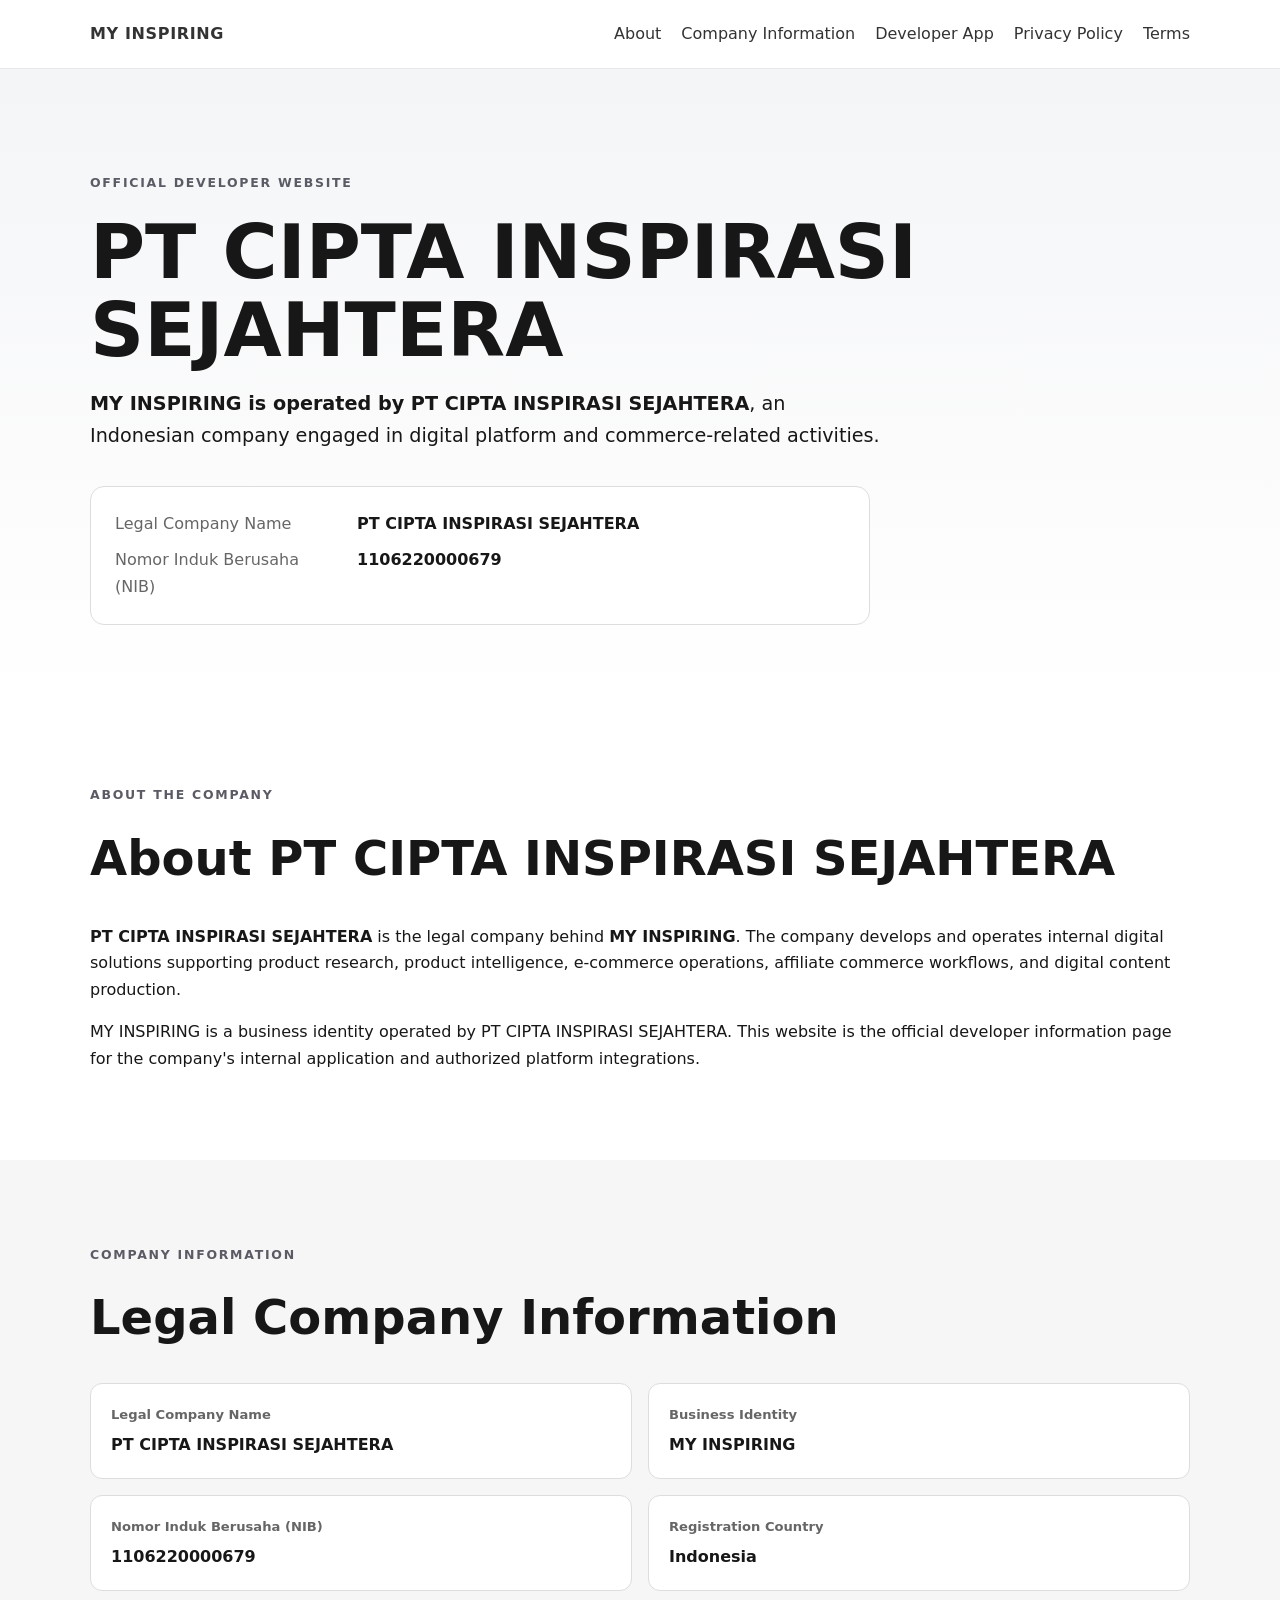
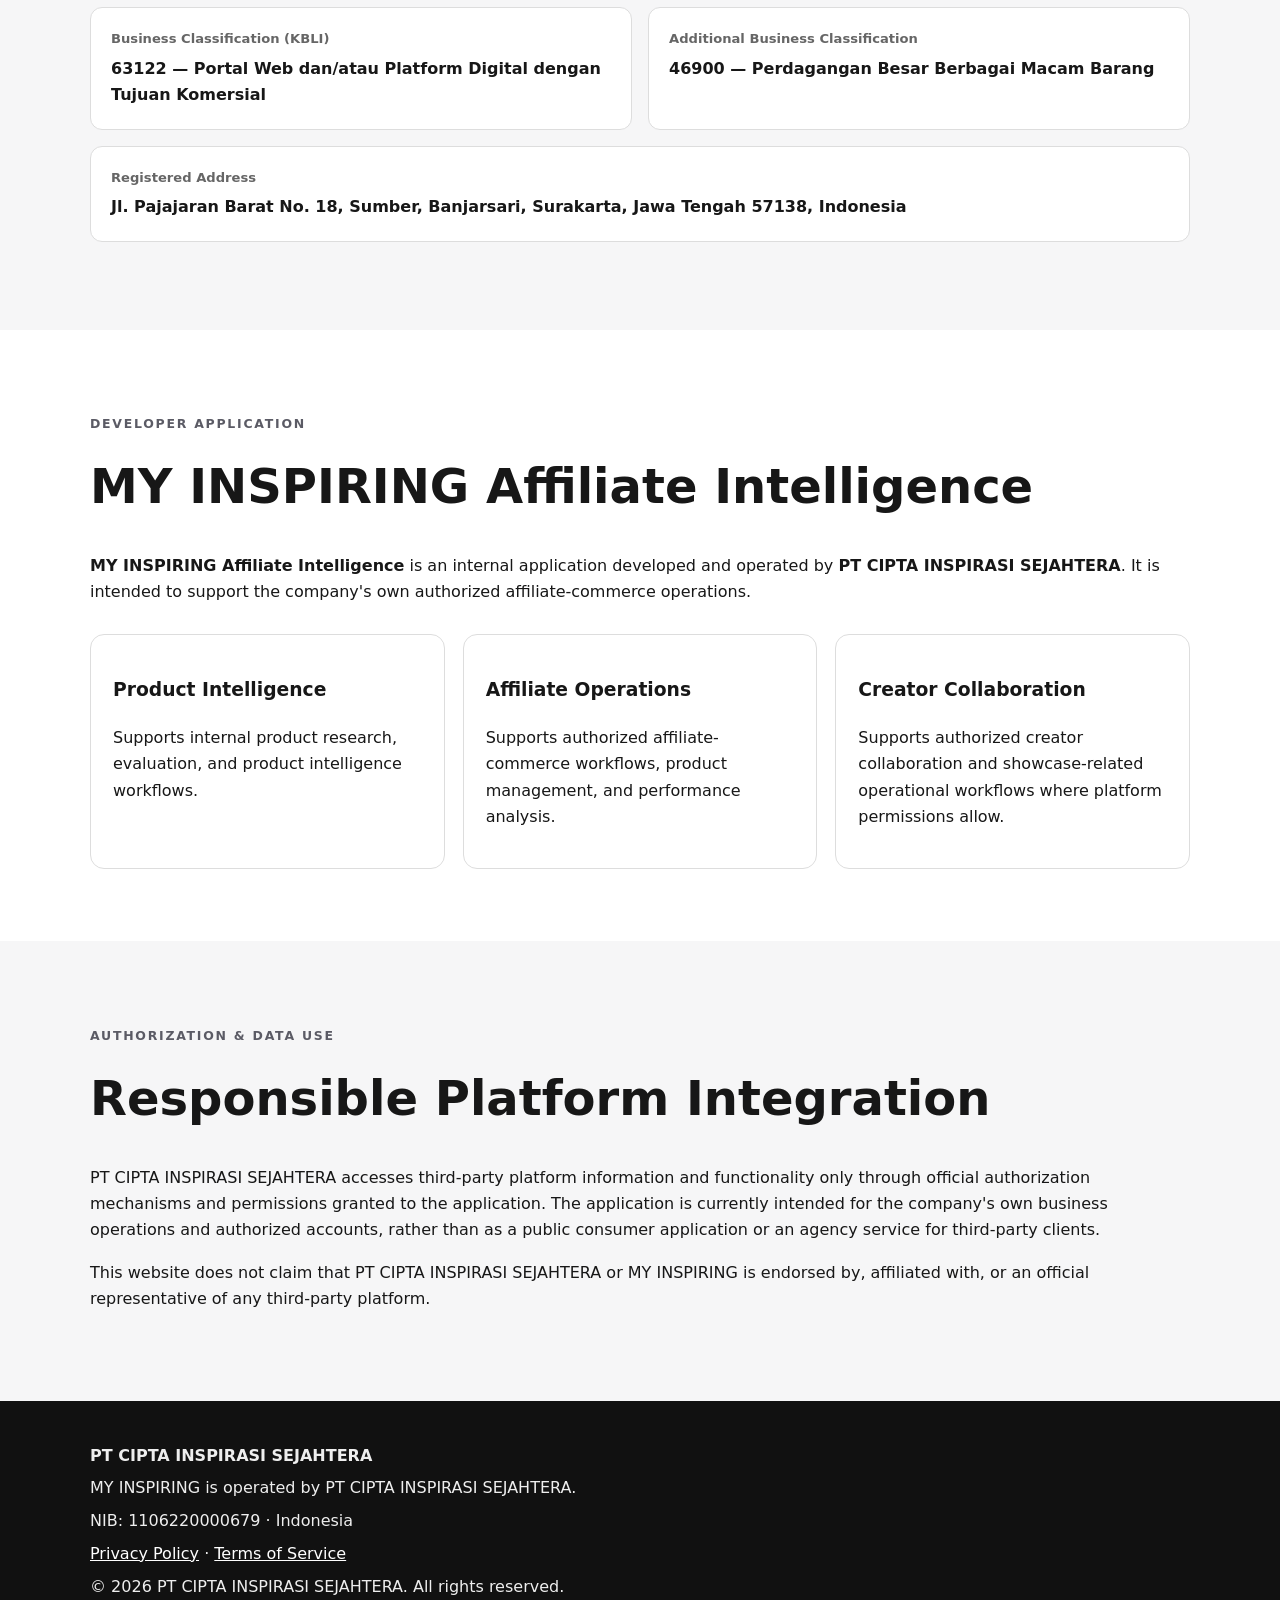
<file: index.html>
<!doctype html>
<html lang="en">
<head>
  <meta charset="utf-8">
  <meta name="viewport" content="width=device-width, initial-scale=1">
  <title>PT CIPTA INSPIRASI SEJAHTERA | MY INSPIRING</title>
  <meta name="description" content="Official developer website of PT CIPTA INSPIRASI SEJAHTERA, the Indonesian company that operates MY INSPIRING and MY INSPIRING Affiliate Intelligence.">
  <meta name="author" content="PT CIPTA INSPIRASI SEJAHTERA">
  <meta property="og:title" content="PT CIPTA INSPIRASI SEJAHTERA | MY INSPIRING">
  <meta property="og:description" content="Official developer website of PT CIPTA INSPIRASI SEJAHTERA.">
  <meta property="og:type" content="website">
  <meta property="og:url" content="https://coffeeparahyangan25-byte.github.io/my-inspiring-company/">
  <link rel="canonical" href="https://coffeeparahyangan25-byte.github.io/my-inspiring-company/">
  <link rel="stylesheet" href="styles.css">
  <script type="application/ld+json">
  {
    "@context": "https://schema.org",
    "@type": "Organization",
    "name": "PT CIPTA INSPIRASI SEJAHTERA",
    "legalName": "PT CIPTA INSPIRASI SEJAHTERA",
    "alternateName": "MY INSPIRING",
    "url": "https://coffeeparahyangan25-byte.github.io/my-inspiring-company/",
    "identifier": {
      "@type": "PropertyValue",
      "name": "Nomor Induk Berusaha (NIB)",
      "value": "1106220000679"
    },
    "address": {
      "@type": "PostalAddress",
      "streetAddress": "Jl. Pajajaran Barat No. 18, Sumber, Banjarsari",
      "addressLocality": "Surakarta",
      "addressRegion": "Jawa Tengah",
      "postalCode": "57138",
      "addressCountry": "ID"
    }
  }
  </script>
</head>
<body>
<header class="site-header">
  <div class="wrap nav">
    <a class="brand" href="index.html">MY INSPIRING</a>
    <nav aria-label="Primary navigation">
      <a href="#about">About</a>
      <a href="#company">Company Information</a>
      <a href="#developer">Developer App</a>
      <a href="privacy.html">Privacy Policy</a>
      <a href="terms.html">Terms</a>
    </nav>
  </div>
</header>

<main>
  <section class="hero">
    <div class="wrap">
      <p class="eyebrow">OFFICIAL DEVELOPER WEBSITE</p>
      <h1>PT CIPTA INSPIRASI SEJAHTERA</h1>
      <p class="lead"><strong>MY INSPIRING is operated by PT CIPTA INSPIRASI SEJAHTERA</strong>, an Indonesian company engaged in digital platform and commerce-related activities.</p>
      <div class="legal-card">
        <span>Legal Company Name</span>
        <strong>PT CIPTA INSPIRASI SEJAHTERA</strong>
        <span>Nomor Induk Berusaha (NIB)</span>
        <strong>1106220000679</strong>
      </div>
    </div>
  </section>

  <section id="about" class="section">
    <div class="wrap">
      <p class="eyebrow">ABOUT THE COMPANY</p>
      <h2>About PT CIPTA INSPIRASI SEJAHTERA</h2>
      <p><strong>PT CIPTA INSPIRASI SEJAHTERA</strong> is the legal company behind <strong>MY INSPIRING</strong>. The company develops and operates internal digital solutions supporting product research, product intelligence, e-commerce operations, affiliate commerce workflows, and digital content production.</p>
      <p>MY INSPIRING is a business identity operated by PT CIPTA INSPIRASI SEJAHTERA. This website is the official developer information page for the company's internal application and authorized platform integrations.</p>
    </div>
  </section>

  <section id="company" class="section alt">
    <div class="wrap">
      <p class="eyebrow">COMPANY INFORMATION</p>
      <h2>Legal Company Information</h2>
      <dl class="company-grid">
        <div><dt>Legal Company Name</dt><dd>PT CIPTA INSPIRASI SEJAHTERA</dd></div>
        <div><dt>Business Identity</dt><dd>MY INSPIRING</dd></div>
        <div><dt>Nomor Induk Berusaha (NIB)</dt><dd>1106220000679</dd></div>
        <div><dt>Registration Country</dt><dd>Indonesia</dd></div>
        <div><dt>Business Classification (KBLI)</dt><dd>63122 — Portal Web dan/atau Platform Digital dengan Tujuan Komersial</dd></div>
        <div><dt>Additional Business Classification</dt><dd>46900 — Perdagangan Besar Berbagai Macam Barang</dd></div>
        <div class="wide"><dt>Registered Address</dt><dd>Jl. Pajajaran Barat No. 18, Sumber, Banjarsari, Surakarta, Jawa Tengah 57138, Indonesia</dd></div>
      </dl>
    </div>
  </section>

  <section id="developer" class="section">
    <div class="wrap">
      <p class="eyebrow">DEVELOPER APPLICATION</p>
      <h2>MY INSPIRING Affiliate Intelligence</h2>
      <p><strong>MY INSPIRING Affiliate Intelligence</strong> is an internal application developed and operated by <strong>PT CIPTA INSPIRASI SEJAHTERA</strong>. It is intended to support the company's own authorized affiliate-commerce operations.</p>
      <div class="cards">
        <article><h3>Product Intelligence</h3><p>Supports internal product research, evaluation, and product intelligence workflows.</p></article>
        <article><h3>Affiliate Operations</h3><p>Supports authorized affiliate-commerce workflows, product management, and performance analysis.</p></article>
        <article><h3>Creator Collaboration</h3><p>Supports authorized creator collaboration and showcase-related operational workflows where platform permissions allow.</p></article>
      </div>
    </div>
  </section>

  <section class="section alt">
    <div class="wrap">
      <p class="eyebrow">AUTHORIZATION & DATA USE</p>
      <h2>Responsible Platform Integration</h2>
      <p>PT CIPTA INSPIRASI SEJAHTERA accesses third-party platform information and functionality only through official authorization mechanisms and permissions granted to the application. The application is currently intended for the company's own business operations and authorized accounts, rather than as a public consumer application or an agency service for third-party clients.</p>
      <p>This website does not claim that PT CIPTA INSPIRASI SEJAHTERA or MY INSPIRING is endorsed by, affiliated with, or an official representative of any third-party platform.</p>
    </div>
  </section>
</main>

<footer>
  <div class="wrap">
    <strong>PT CIPTA INSPIRASI SEJAHTERA</strong>
    <p>MY INSPIRING is operated by PT CIPTA INSPIRASI SEJAHTERA.</p>
    <p>NIB: 1106220000679 · Indonesia</p>
    <p><a href="privacy.html">Privacy Policy</a> · <a href="terms.html">Terms of Service</a></p>
    <p>© 2026 PT CIPTA INSPIRASI SEJAHTERA. All rights reserved.</p>
  </div>
</footer>
</body>
</html>
</file>
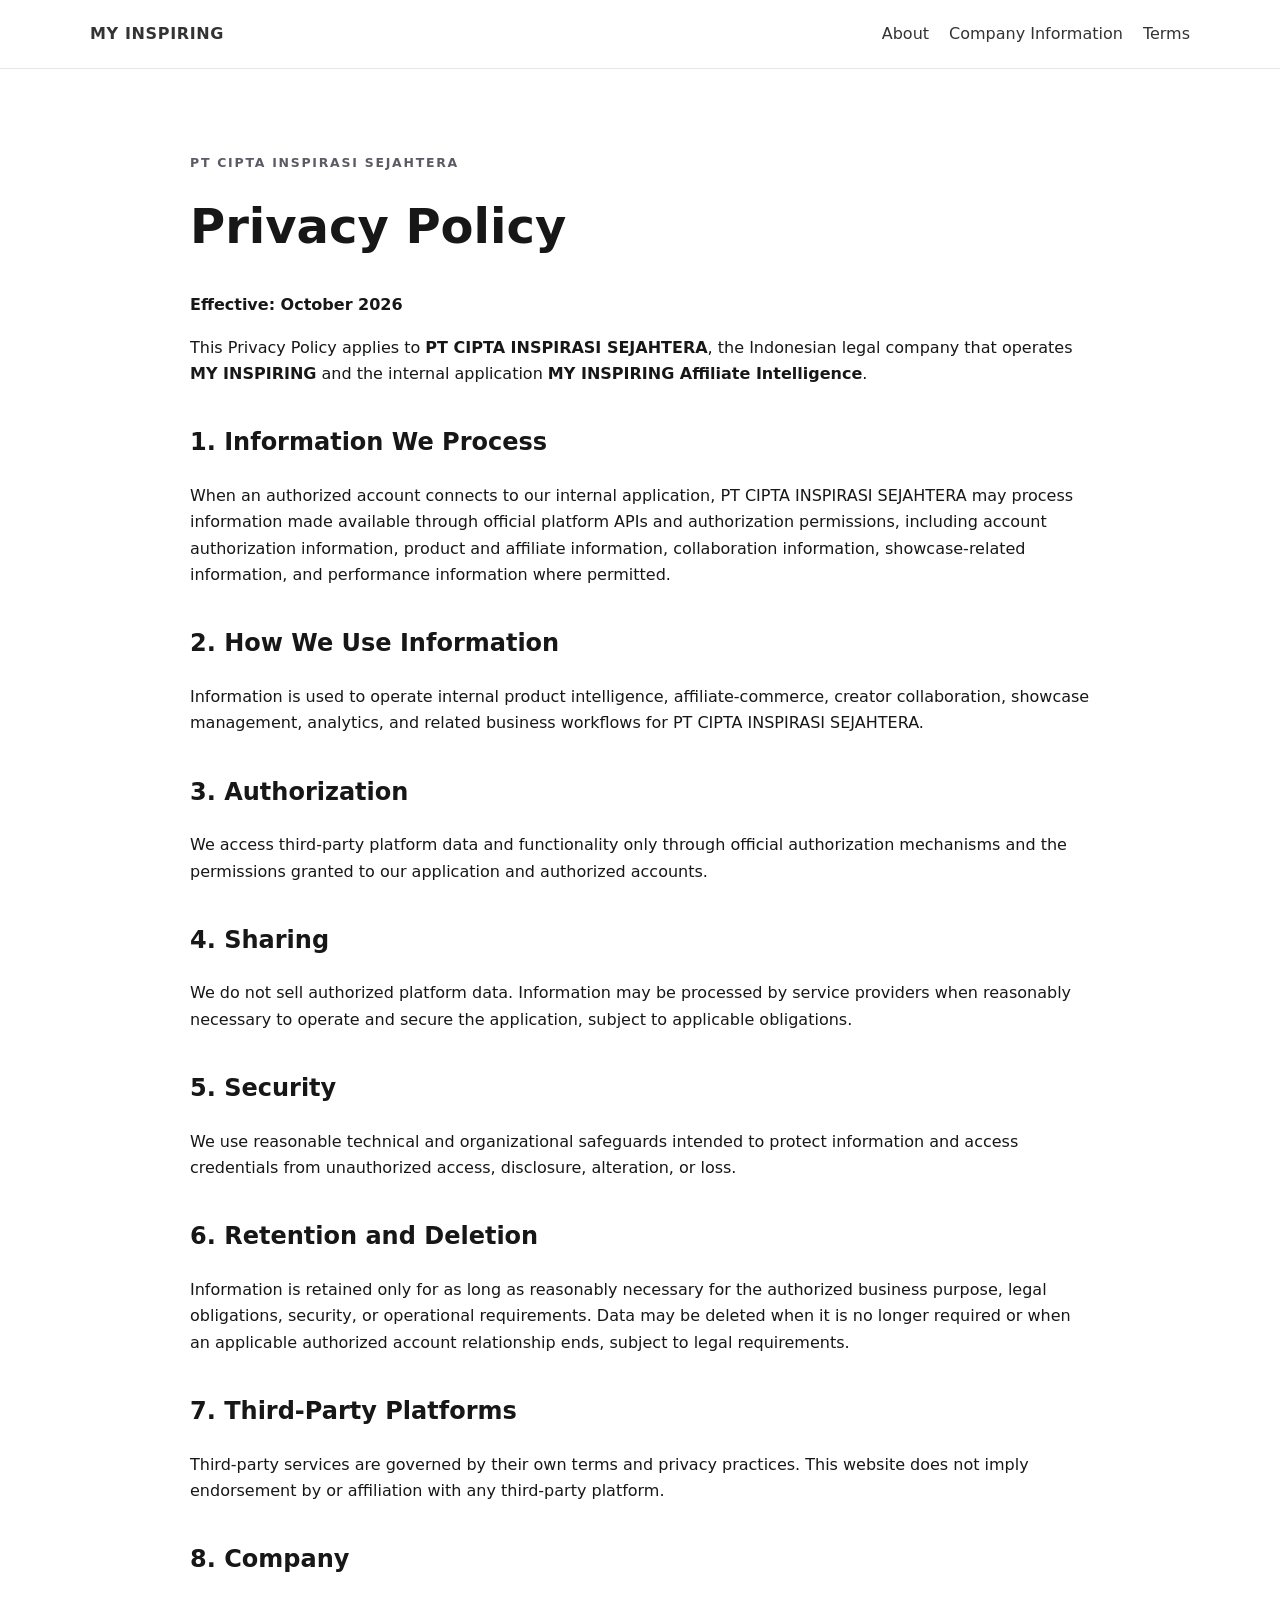
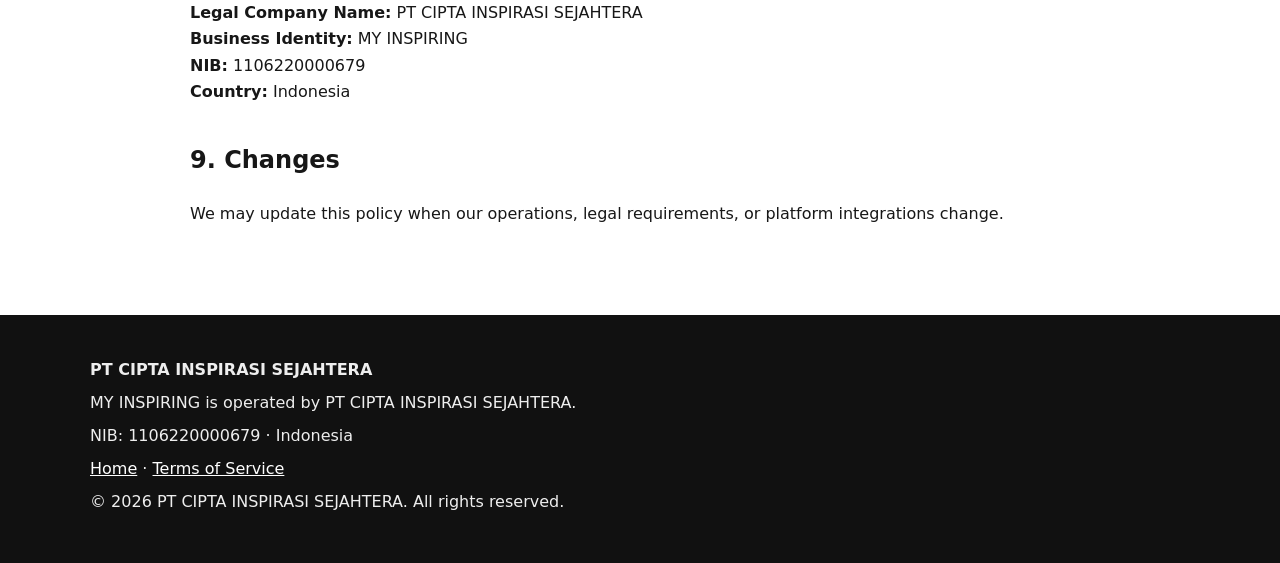
<file: privacy.html>
<!doctype html>
<html lang="en">
<head>
  <meta charset="utf-8"><meta name="viewport" content="width=device-width, initial-scale=1">
  <title>Privacy Policy | PT CIPTA INSPIRASI SEJAHTERA</title>
  <meta name="description" content="Privacy Policy for PT CIPTA INSPIRASI SEJAHTERA and MY INSPIRING Affiliate Intelligence.">
  <meta name="author" content="PT CIPTA INSPIRASI SEJAHTERA">
  <link rel="stylesheet" href="styles.css">
</head>
<body>
<header class="site-header"><div class="wrap nav"><a class="brand" href="index.html">MY INSPIRING</a><nav><a href="index.html#about">About</a><a href="index.html#company">Company Information</a><a href="terms.html">Terms</a></nav></div></header>
<main class="legal wrap">
<p class="eyebrow">PT CIPTA INSPIRASI SEJAHTERA</p>
<h1>Privacy Policy</h1>
<p><strong>Effective: October 2026</strong></p>
<p>This Privacy Policy applies to <strong>PT CIPTA INSPIRASI SEJAHTERA</strong>, the Indonesian legal company that operates <strong>MY INSPIRING</strong> and the internal application <strong>MY INSPIRING Affiliate Intelligence</strong>.</p>
<h2>1. Information We Process</h2>
<p>When an authorized account connects to our internal application, PT CIPTA INSPIRASI SEJAHTERA may process information made available through official platform APIs and authorization permissions, including account authorization information, product and affiliate information, collaboration information, showcase-related information, and performance information where permitted.</p>
<h2>2. How We Use Information</h2>
<p>Information is used to operate internal product intelligence, affiliate-commerce, creator collaboration, showcase management, analytics, and related business workflows for PT CIPTA INSPIRASI SEJAHTERA.</p>
<h2>3. Authorization</h2>
<p>We access third-party platform data and functionality only through official authorization mechanisms and the permissions granted to our application and authorized accounts.</p>
<h2>4. Sharing</h2>
<p>We do not sell authorized platform data. Information may be processed by service providers when reasonably necessary to operate and secure the application, subject to applicable obligations.</p>
<h2>5. Security</h2>
<p>We use reasonable technical and organizational safeguards intended to protect information and access credentials from unauthorized access, disclosure, alteration, or loss.</p>
<h2>6. Retention and Deletion</h2>
<p>Information is retained only for as long as reasonably necessary for the authorized business purpose, legal obligations, security, or operational requirements. Data may be deleted when it is no longer required or when an applicable authorized account relationship ends, subject to legal requirements.</p>
<h2>7. Third-Party Platforms</h2>
<p>Third-party services are governed by their own terms and privacy practices. This website does not imply endorsement by or affiliation with any third-party platform.</p>
<h2>8. Company</h2>
<p><strong>Legal Company Name:</strong> PT CIPTA INSPIRASI SEJAHTERA<br><strong>Business Identity:</strong> MY INSPIRING<br><strong>NIB:</strong> 1106220000679<br><strong>Country:</strong> Indonesia</p>
<h2>9. Changes</h2><p>We may update this policy when our operations, legal requirements, or platform integrations change.</p>
</main>
<footer><div class="wrap"><strong>PT CIPTA INSPIRASI SEJAHTERA</strong><p>MY INSPIRING is operated by PT CIPTA INSPIRASI SEJAHTERA.</p><p>NIB: 1106220000679 · Indonesia</p><p><a href="index.html">Home</a> · <a href="terms.html">Terms of Service</a></p><p>© 2026 PT CIPTA INSPIRASI SEJAHTERA. All rights reserved.</p></div></footer>
</body></html>
</file>
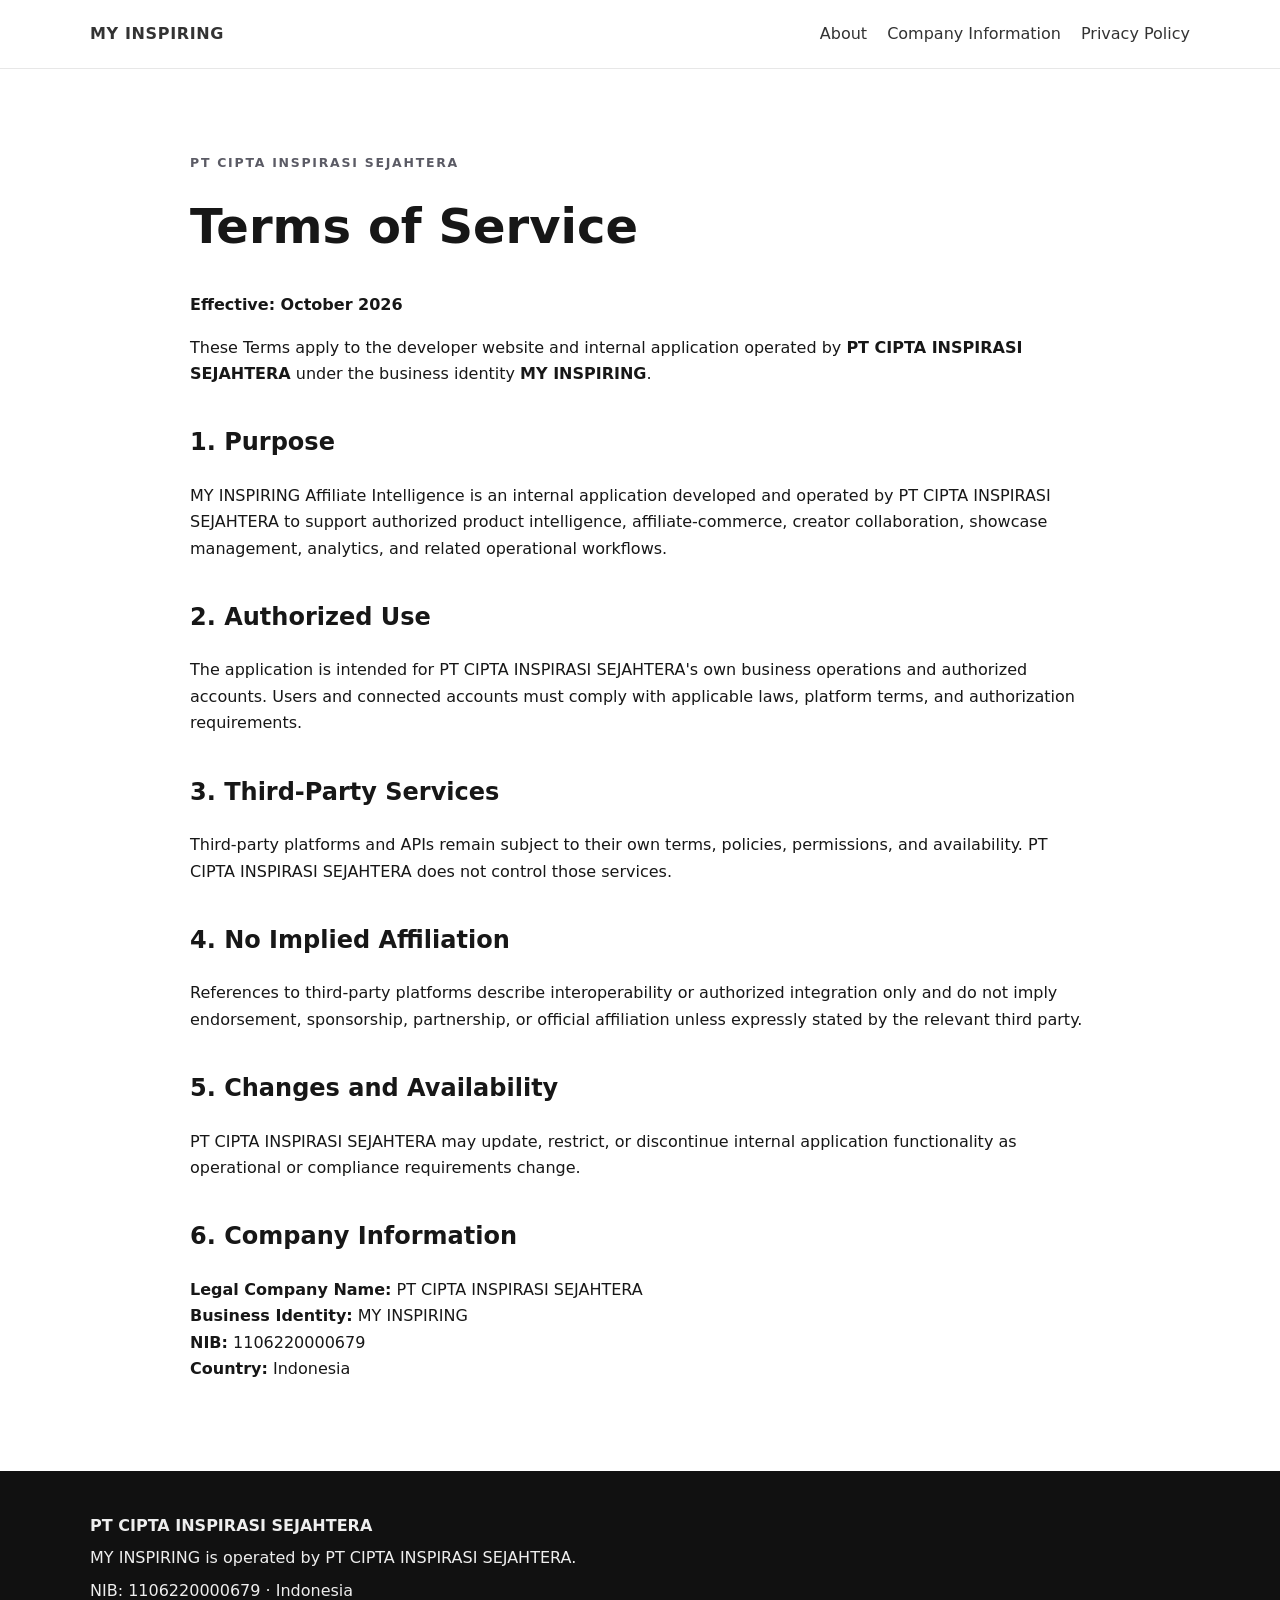
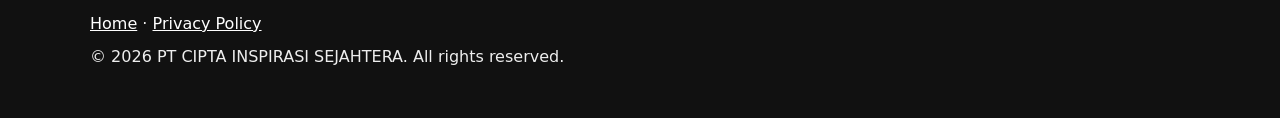
<file: terms.html>
<!doctype html>
<html lang="en">
<head>
  <meta charset="utf-8"><meta name="viewport" content="width=device-width, initial-scale=1">
  <title>Terms of Service | PT CIPTA INSPIRASI SEJAHTERA</title>
  <meta name="description" content="Terms of Service for PT CIPTA INSPIRASI SEJAHTERA and MY INSPIRING Affiliate Intelligence.">
  <meta name="author" content="PT CIPTA INSPIRASI SEJAHTERA">
  <link rel="stylesheet" href="styles.css">
</head>
<body>
<header class="site-header"><div class="wrap nav"><a class="brand" href="index.html">MY INSPIRING</a><nav><a href="index.html#about">About</a><a href="index.html#company">Company Information</a><a href="privacy.html">Privacy Policy</a></nav></div></header>
<main class="legal wrap">
<p class="eyebrow">PT CIPTA INSPIRASI SEJAHTERA</p>
<h1>Terms of Service</h1>
<p><strong>Effective: October 2026</strong></p>
<p>These Terms apply to the developer website and internal application operated by <strong>PT CIPTA INSPIRASI SEJAHTERA</strong> under the business identity <strong>MY INSPIRING</strong>.</p>
<h2>1. Purpose</h2><p>MY INSPIRING Affiliate Intelligence is an internal application developed and operated by PT CIPTA INSPIRASI SEJAHTERA to support authorized product intelligence, affiliate-commerce, creator collaboration, showcase management, analytics, and related operational workflows.</p>
<h2>2. Authorized Use</h2><p>The application is intended for PT CIPTA INSPIRASI SEJAHTERA's own business operations and authorized accounts. Users and connected accounts must comply with applicable laws, platform terms, and authorization requirements.</p>
<h2>3. Third-Party Services</h2><p>Third-party platforms and APIs remain subject to their own terms, policies, permissions, and availability. PT CIPTA INSPIRASI SEJAHTERA does not control those services.</p>
<h2>4. No Implied Affiliation</h2><p>References to third-party platforms describe interoperability or authorized integration only and do not imply endorsement, sponsorship, partnership, or official affiliation unless expressly stated by the relevant third party.</p>
<h2>5. Changes and Availability</h2><p>PT CIPTA INSPIRASI SEJAHTERA may update, restrict, or discontinue internal application functionality as operational or compliance requirements change.</p>
<h2>6. Company Information</h2><p><strong>Legal Company Name:</strong> PT CIPTA INSPIRASI SEJAHTERA<br><strong>Business Identity:</strong> MY INSPIRING<br><strong>NIB:</strong> 1106220000679<br><strong>Country:</strong> Indonesia</p>
</main>
<footer><div class="wrap"><strong>PT CIPTA INSPIRASI SEJAHTERA</strong><p>MY INSPIRING is operated by PT CIPTA INSPIRASI SEJAHTERA.</p><p>NIB: 1106220000679 · Indonesia</p><p><a href="index.html">Home</a> · <a href="privacy.html">Privacy Policy</a></p><p>© 2026 PT CIPTA INSPIRASI SEJAHTERA. All rights reserved.</p></div></footer>
</body></html>
</file>
<file: styles.css>
*{box-sizing:border-box}html{scroll-behavior:smooth}body{margin:0;font-family:Inter,ui-sans-serif,system-ui,-apple-system,BlinkMacSystemFont,"Segoe UI",sans-serif;color:#171717;background:#fff;line-height:1.65}.wrap{width:min(1100px,calc(100% - 40px));margin:auto}.site-header{position:sticky;top:0;background:rgba(255,255,255,.96);border-bottom:1px solid #e7e7e7;z-index:10}.nav{display:flex;align-items:center;justify-content:space-between;gap:24px;min-height:68px}.brand{font-weight:800;letter-spacing:.04em;color:#111;text-decoration:none}.nav nav{display:flex;gap:20px;flex-wrap:wrap}.nav a{color:#333;text-decoration:none}.hero{padding:92px 0 76px;background:linear-gradient(180deg,#f4f5f7,#fff)}.eyebrow{font-size:.78rem;font-weight:800;letter-spacing:.14em;color:#5b5b65}.hero h1{font-size:clamp(2.2rem,6vw,4.7rem);line-height:1.04;margin:.25em 0}.lead{font-size:1.2rem;max-width:800px}.legal-card{margin-top:34px;display:grid;grid-template-columns:220px 1fr;gap:10px 22px;padding:24px;border:1px solid #ddd;border-radius:14px;background:#fff;max-width:780px}.legal-card span{color:#666}.section{padding:72px 0}.section.alt{background:#f6f6f7}.section h2,.legal h1{font-size:clamp(1.8rem,4vw,3rem);margin:.15em 0 .55em}.company-grid{display:grid;grid-template-columns:repeat(2,1fr);gap:16px}.company-grid div{padding:20px;background:#fff;border:1px solid #ddd;border-radius:12px}.company-grid .wide{grid-column:1/-1}.company-grid dt{font-size:.82rem;color:#666;font-weight:700}.company-grid dd{margin:6px 0 0;font-weight:650}.cards{display:grid;grid-template-columns:repeat(3,1fr);gap:18px;margin-top:28px}.cards article{border:1px solid #ddd;border-radius:14px;padding:22px}.legal{padding-top:72px;padding-bottom:72px;max-width:900px}.legal h2{margin-top:36px}footer{background:#111;color:#eee;padding:42px 0}footer a{color:#fff}footer p{margin:.4em 0}@media(max-width:760px){.nav{align-items:flex-start;flex-direction:column;padding:15px 0}.nav nav{gap:12px}.hero{padding-top:62px}.legal-card,.company-grid,.cards{grid-template-columns:1fr}.company-grid .wide{grid-column:auto}}
</file>
